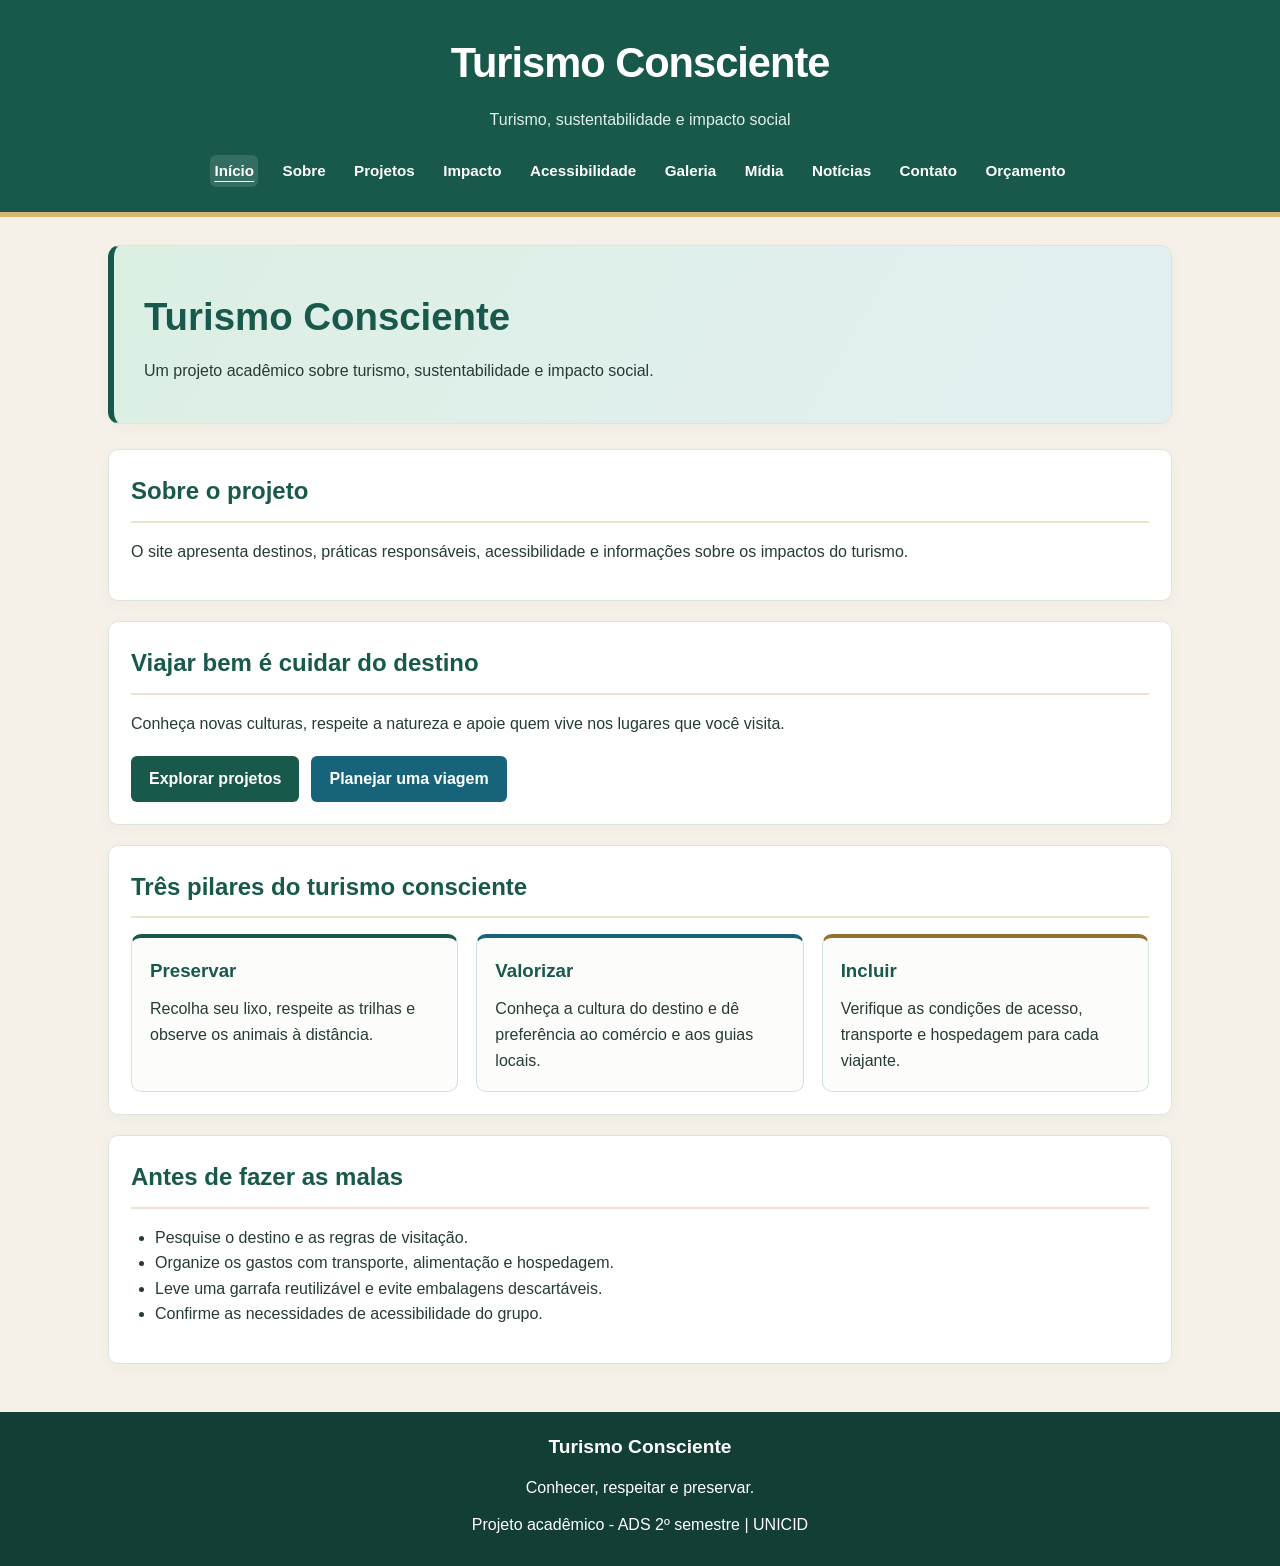
<file: Projeto_Turismo_Consciente_Corrigido/index.html>
<!DOCTYPE html>
<html lang="pt-BR">
  <head>
    <meta charset="UTF-8">
    <meta name="viewport" content="width=device-width, initial-scale=1.0">
    <meta name="description" content="Turismo, sustentabilidade e impacto social.">
    <title>
      Início - Turismo Consciente
    </title>
    <link rel="stylesheet" href="css/style.css">
  </head>
  <body>
    <a class="skip-link" href="#conteudo">
      Pular para o conteúdo
    </a>
    <header>
      <h1>
        Turismo Consciente
      </h1>
      <p>
        Turismo, sustentabilidade e impacto social
      </p>
      <nav aria-label="Menu principal">
        <a href="index.html" aria-current="page">
          Início
        </a>
        <a href="sobre.html">
          Sobre
        </a>
        <a href="projetos.html">
          Projetos
        </a>
        <a href="impacto.html">
          Impacto
        </a>
        <a href="acessibilidade.html">
          Acessibilidade
        </a>
        <a href="galeria.html">
          Galeria
        </a>
        <a href="midia.html">
          Mídia
        </a>
        <a href="noticias.html">
          Notícias
        </a>
        <a href="contato.html">
          Contato
        </a>
        <a href="orcamento_hospedagem.html">
          Orçamento
        </a>
      </nav>
    </header>
    <main id="conteudo" tabindex="-1">
      <div class="hero">
        <h2>
          Turismo Consciente
        </h2>
        <p>
          Um projeto acadêmico sobre turismo, sustentabilidade e impacto social.
        </p>
      </div>
      <section>
        <h2>
          Sobre o projeto
        </h2>
        <p>
          O site apresenta destinos, práticas responsáveis, acessibilidade e informações sobre os impactos do turismo.
        </p>
      </section>
      <section>
        <h2>
          Viajar bem é cuidar do destino
        </h2>
        <p>
          Conheça novas culturas, respeite a natureza e apoie quem vive nos lugares que você visita.
        </p>
        <div class="actions">
          <a class="button-link" href="projetos.html">
            Explorar projetos
          </a>
          <a class="button-link secondary" href="contato.html">
            Planejar uma viagem
          </a>
        </div>
      </section>
      <section>
        <h2>
          Três pilares do turismo consciente
        </h2>
        <div class="cards">
          <article class="card">
            <h3>
              Preservar
            </h3>
            <p>
              Recolha seu lixo, respeite as trilhas e observe os animais à distância.
            </p>
          </article>
          <article class="card">
            <h3>
              Valorizar
            </h3>
            <p>
              Conheça a cultura do destino e dê preferência ao comércio e aos guias locais.
            </p>
          </article>
          <article class="card">
            <h3>
              Incluir
            </h3>
            <p>
              Verifique as condições de acesso, transporte e hospedagem para cada viajante.
            </p>
          </article>
        </div>
      </section>
      <section>
        <h2>
          Antes de fazer as malas
        </h2>
        <ul>
          <li>
            Pesquise o destino e as regras de visitação.
          </li>
          <li>
            Organize os gastos com transporte, alimentação e hospedagem.
          </li>
          <li>
            Leve uma garrafa reutilizável e evite embalagens descartáveis.
          </li>
          <li>
            Confirme as necessidades de acessibilidade do grupo.
          </li>
        </ul>
      </section>
    </main>
    <footer>
      <p class="footer-brand">
        Turismo Consciente
      </p>
      <p>
        Conhecer, respeitar e preservar.
      </p>
      <p>
        Projeto acadêmico - ADS 2º semestre | UNICID
      </p>
    </footer>
    <script src="js/script.js" defer>
    </script>
  </body>
</html>
</file>
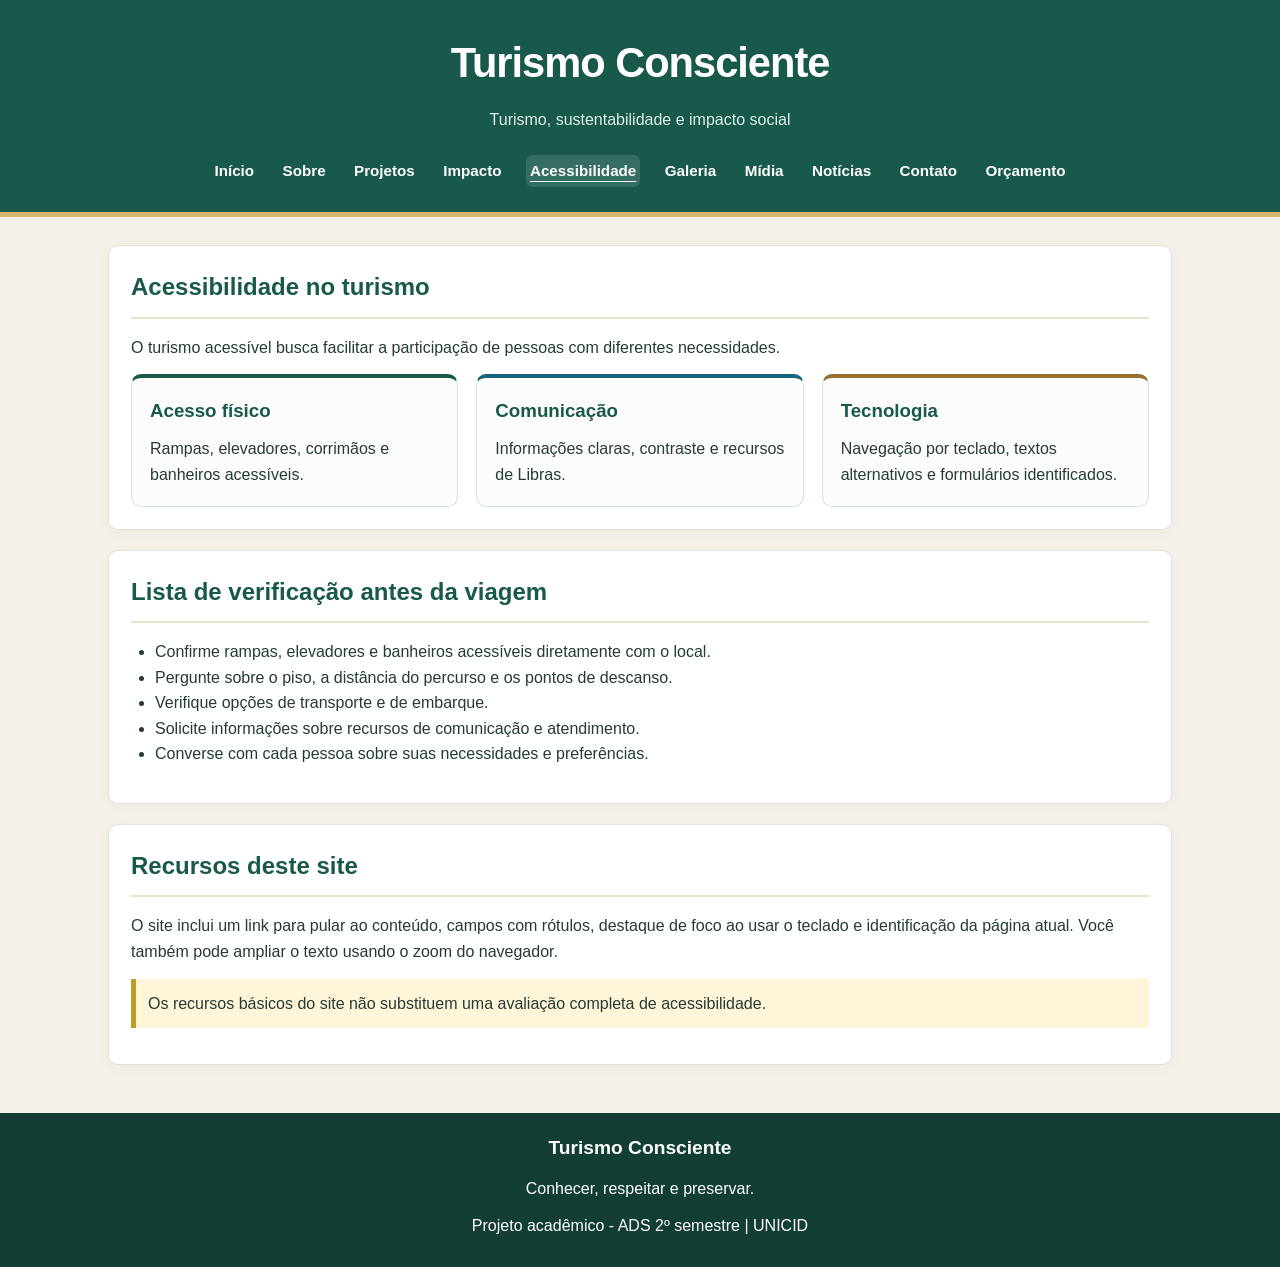
<file: Projeto_Turismo_Consciente_Corrigido/acessibilidade.html>
<!DOCTYPE html>
<html lang="pt-BR">
  <head>
    <meta charset="UTF-8">
    <meta name="viewport" content="width=device-width, initial-scale=1.0">
    <meta name="description" content="Turismo, sustentabilidade e impacto social.">
    <title>
      Acessibilidade - Turismo Consciente
    </title>
    <link rel="stylesheet" href="css/style.css">
  </head>
  <body>
    <a class="skip-link" href="#conteudo">
      Pular para o conteúdo
    </a>
    <header>
      <h1>
        Turismo Consciente
      </h1>
      <p>
        Turismo, sustentabilidade e impacto social
      </p>
      <nav aria-label="Menu principal">
        <a href="index.html">
          Início
        </a>
        <a href="sobre.html">
          Sobre
        </a>
        <a href="projetos.html">
          Projetos
        </a>
        <a href="impacto.html">
          Impacto
        </a>
        <a href="acessibilidade.html" aria-current="page">
          Acessibilidade
        </a>
        <a href="galeria.html">
          Galeria
        </a>
        <a href="midia.html">
          Mídia
        </a>
        <a href="noticias.html">
          Notícias
        </a>
        <a href="contato.html">
          Contato
        </a>
        <a href="orcamento_hospedagem.html">
          Orçamento
        </a>
      </nav>
    </header>
    <main id="conteudo" tabindex="-1">
      <section>
        <h2>
          Acessibilidade no turismo
        </h2>
        <p>
          O turismo acessível busca facilitar a participação de pessoas com diferentes necessidades.
        </p>
        <div class="cards">
          <article class="card">
            <h3>
              Acesso físico
            </h3>
            <p>
              Rampas, elevadores, corrimãos e banheiros acessíveis.
            </p>
          </article>
          <article class="card">
            <h3>
              Comunicação
            </h3>
            <p>
              Informações claras, contraste e recursos de Libras.
            </p>
          </article>
          <article class="card">
            <h3>
              Tecnologia
            </h3>
            <p>
              Navegação por teclado, textos alternativos e formulários identificados.
            </p>
          </article>
        </div>
      </section>
      <section>
        <h2>
          Lista de verificação antes da viagem
        </h2>
        <ul>
          <li>
            Confirme rampas, elevadores e banheiros acessíveis diretamente com o local.
          </li>
          <li>
            Pergunte sobre o piso, a distância do percurso e os pontos de descanso.
          </li>
          <li>
            Verifique opções de transporte e de embarque.
          </li>
          <li>
            Solicite informações sobre recursos de comunicação e atendimento.
          </li>
          <li>
            Converse com cada pessoa sobre suas necessidades e preferências.
          </li>
        </ul>
      </section>
      <section>
        <h2>
          Recursos deste site
        </h2>
        <p>
          O site inclui um link para pular ao conteúdo, campos com rótulos, destaque de foco ao usar o teclado e identificação da página atual. Você também pode ampliar o texto usando o zoom do navegador.
        </p>
        <p class="notice">
          Os recursos básicos do site não substituem uma avaliação completa de acessibilidade.
        </p>
      </section>
    </main>
    <footer>
      <p class="footer-brand">
        Turismo Consciente
      </p>
      <p>
        Conhecer, respeitar e preservar.
      </p>
      <p>
        Projeto acadêmico - ADS 2º semestre | UNICID
      </p>
    </footer>
    <script src="js/script.js" defer>
    </script>
  </body>
</html>
</file>
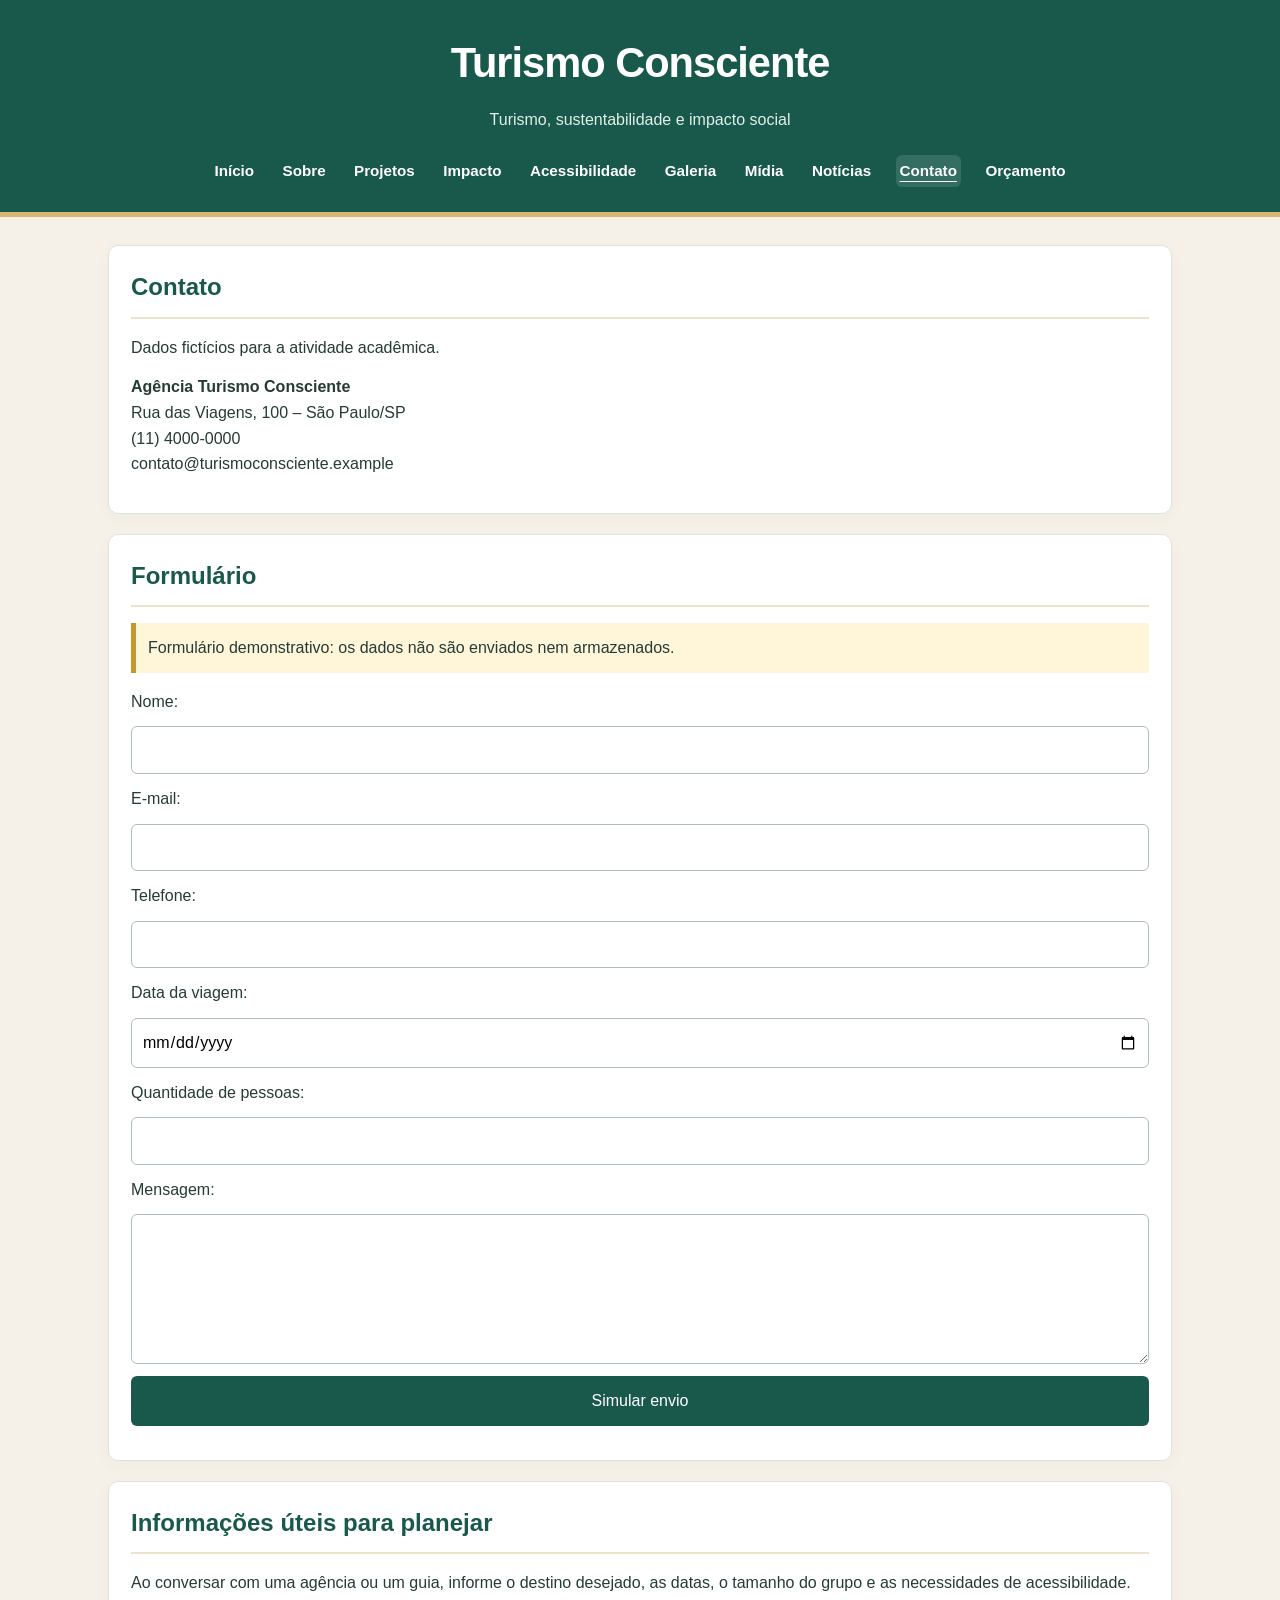
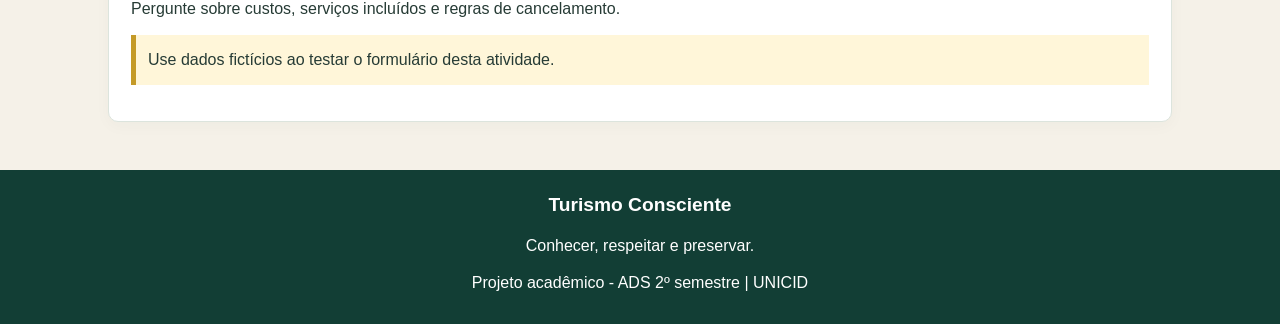
<file: Projeto_Turismo_Consciente_Corrigido/contato.html>
<!DOCTYPE html>
<html lang="pt-BR">
  <head>
    <meta charset="UTF-8">
    <meta name="viewport" content="width=device-width, initial-scale=1.0">
    <meta name="description" content="Turismo, sustentabilidade e impacto social.">
    <title>
      Contato - Turismo Consciente
    </title>
    <link rel="stylesheet" href="css/style.css">
  </head>
  <body>
    <a class="skip-link" href="#conteudo">
      Pular para o conteúdo
    </a>
    <header>
      <h1>
        Turismo Consciente
      </h1>
      <p>
        Turismo, sustentabilidade e impacto social
      </p>
      <nav aria-label="Menu principal">
        <a href="index.html">
          Início
        </a>
        <a href="sobre.html">
          Sobre
        </a>
        <a href="projetos.html">
          Projetos
        </a>
        <a href="impacto.html">
          Impacto
        </a>
        <a href="acessibilidade.html">
          Acessibilidade
        </a>
        <a href="galeria.html">
          Galeria
        </a>
        <a href="midia.html">
          Mídia
        </a>
        <a href="noticias.html">
          Notícias
        </a>
        <a href="contato.html" aria-current="page">
          Contato
        </a>
        <a href="orcamento_hospedagem.html">
          Orçamento
        </a>
      </nav>
    </header>
    <main id="conteudo" tabindex="-1">
      <section>
        <h2>
          Contato
        </h2>
        <p>
          Dados fictícios para a atividade acadêmica.
        </p>
        <p>
          <strong>
            Agência Turismo Consciente
          </strong>
          <br>
          Rua das Viagens, 100 – São Paulo/SP
          <br>
          (11) 4000-0000
          <br>
          contato@turismoconsciente.example
        </p>
      </section>
      <section>
        <h2>
          Formulário
        </h2>
        <p id="aviso-formulario" class="notice">
          Formulário demonstrativo: os dados não são enviados nem armazenados.
        </p>
        <noscript>
          <p>
            Ative o JavaScript para testar a simulação de envio.
          </p>
        </noscript>
        <form id="form-contato" aria-describedby="aviso-formulario">
          <label for="nome">
            Nome:
          </label>
          <input id="nome" name="nome" type="text" autocomplete="name" minlength="2" maxlength="100" required>
          <label for="email">
            E-mail:
          </label>
          <input id="email" name="email" type="email" autocomplete="email" maxlength="254" required>
          <label for="telefone">
            Telefone:
          </label>
          <input id="telefone" name="telefone" type="tel" autocomplete="tel" inputmode="tel" minlength="10" maxlength="20" pattern="[0-9\s\(\)\+\-]{10,20}" required>
          <label for="data">
            Data da viagem:
          </label>
          <input id="data" name="data" type="date" required>
          <label for="pessoas">
            Quantidade de pessoas:
          </label>
          <input id="pessoas" name="pessoas" type="number" min="1" max="20" step="1" required>
          <label for="mensagem">
            Mensagem:
          </label>
          <textarea id="mensagem" name="mensagem" rows="5" minlength="10" maxlength="2000" required>
          </textarea>
          <button type="submit">
            Simular envio
          </button>
          <p id="status-formulario" role="status" aria-live="polite" aria-atomic="true">
          </p>
        </form>
      </section>
      <section>
        <h2>
          Informações úteis para planejar
        </h2>
        <p>
          Ao conversar com uma agência ou um guia, informe o destino desejado, as datas, o tamanho do grupo e as necessidades de acessibilidade. Pergunte sobre custos, serviços incluídos e regras de cancelamento.
        </p>
        <p class="notice">
          Use dados fictícios ao testar o formulário desta atividade.
        </p>
      </section>
    </main>
    <footer>
      <p class="footer-brand">
        Turismo Consciente
      </p>
      <p>
        Conhecer, respeitar e preservar.
      </p>
      <p>
        Projeto acadêmico - ADS 2º semestre | UNICID
      </p>
    </footer>
    <script src="js/script.js" defer>
    </script>
  </body>
</html>
</file>
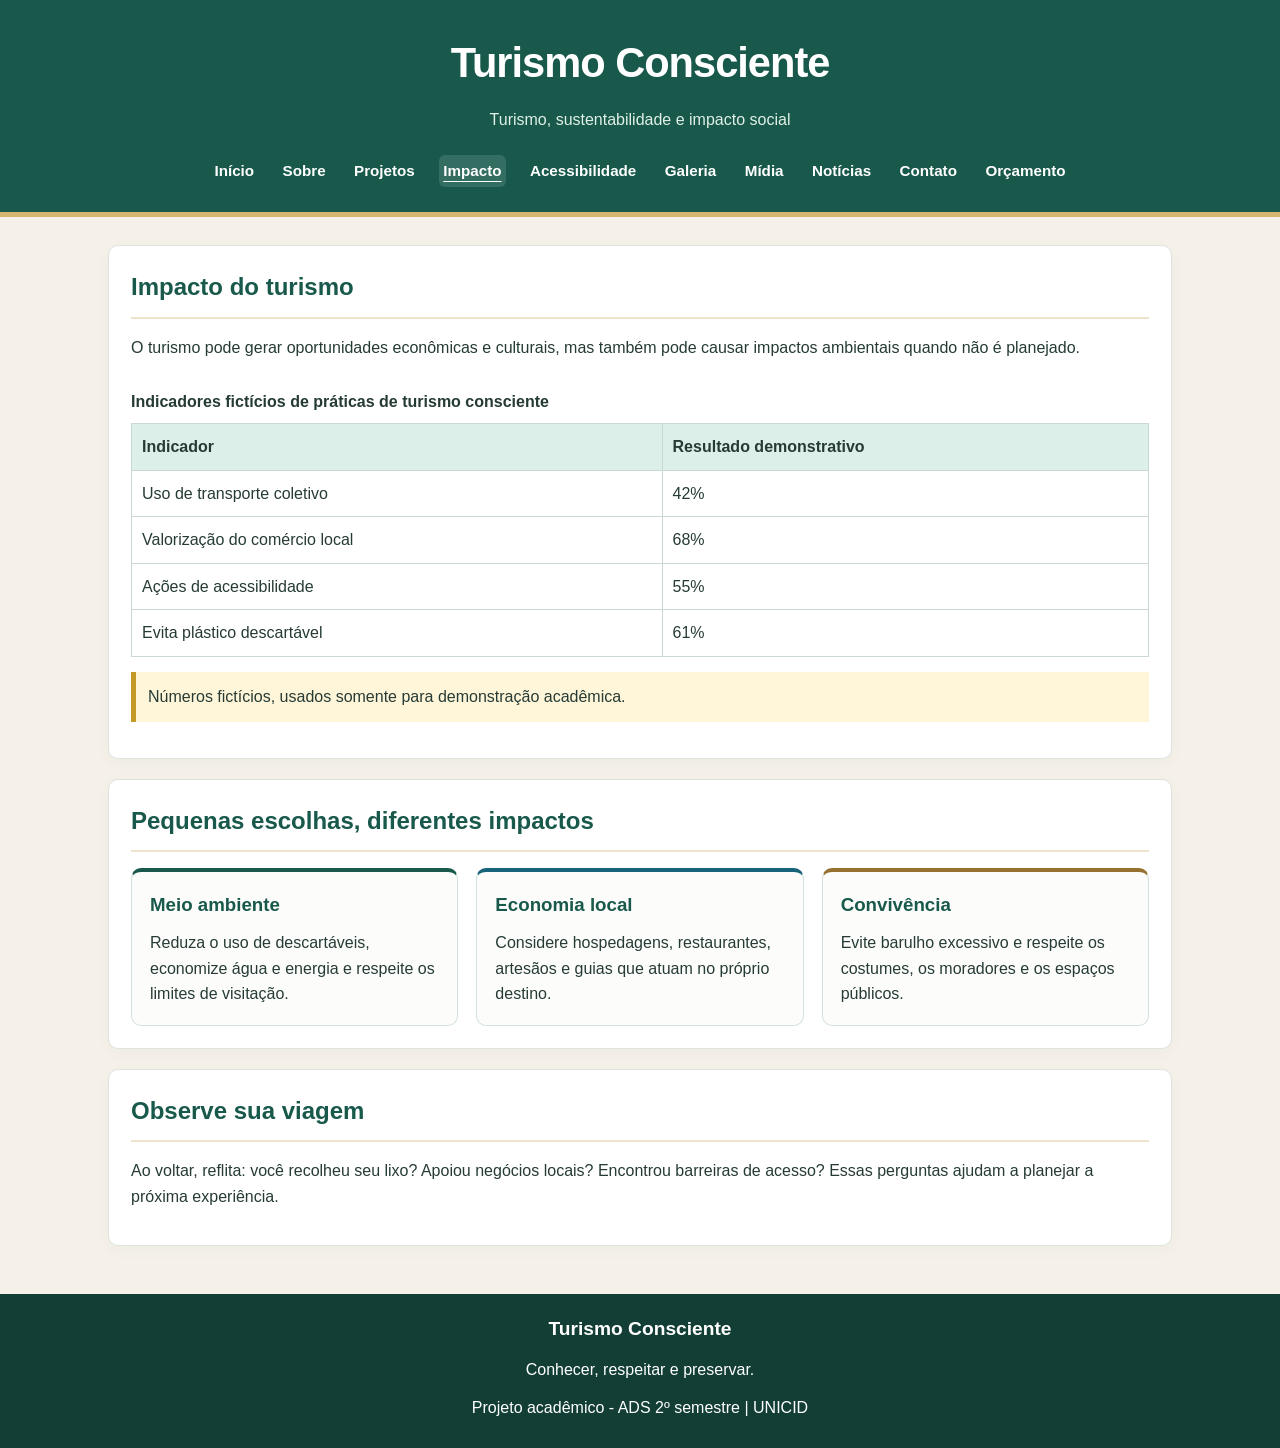
<file: Projeto_Turismo_Consciente_Corrigido/impacto.html>
<!DOCTYPE html>
<html lang="pt-BR">
  <head>
    <meta charset="UTF-8">
    <meta name="viewport" content="width=device-width, initial-scale=1.0">
    <meta name="description" content="Turismo, sustentabilidade e impacto social.">
    <title>
      Impacto - Turismo Consciente
    </title>
    <link rel="stylesheet" href="css/style.css">
  </head>
  <body>
    <a class="skip-link" href="#conteudo">
      Pular para o conteúdo
    </a>
    <header>
      <h1>
        Turismo Consciente
      </h1>
      <p>
        Turismo, sustentabilidade e impacto social
      </p>
      <nav aria-label="Menu principal">
        <a href="index.html">
          Início
        </a>
        <a href="sobre.html">
          Sobre
        </a>
        <a href="projetos.html">
          Projetos
        </a>
        <a href="impacto.html" aria-current="page">
          Impacto
        </a>
        <a href="acessibilidade.html">
          Acessibilidade
        </a>
        <a href="galeria.html">
          Galeria
        </a>
        <a href="midia.html">
          Mídia
        </a>
        <a href="noticias.html">
          Notícias
        </a>
        <a href="contato.html">
          Contato
        </a>
        <a href="orcamento_hospedagem.html">
          Orçamento
        </a>
      </nav>
    </header>
    <main id="conteudo" tabindex="-1">
      <section>
        <h2>
          Impacto do turismo
        </h2>
        <p>
          O turismo pode gerar oportunidades econômicas e culturais, mas também pode causar impactos ambientais quando não é planejado.
        </p>
        <div class="table-wrapper">
          <table>
            <caption>
              Indicadores fictícios de práticas de turismo consciente
            </caption>
            <tr>
              <th scope="col">
                Indicador
              </th>
              <th scope="col">
                Resultado demonstrativo
              </th>
            </tr>
            <tr>
              <td>
                Uso de transporte coletivo
              </td>
              <td>
                42%
              </td>
            </tr>
            <tr>
              <td>
                Valorização do comércio local
              </td>
              <td>
                68%
              </td>
            </tr>
            <tr>
              <td>
                Ações de acessibilidade
              </td>
              <td>
                55%
              </td>
            </tr>
            <tr>
              <td>
                Evita plástico descartável
              </td>
              <td>
                61%
              </td>
            </tr>
          </table>
        </div>
        <p class="notice">
          Números fictícios, usados somente para demonstração acadêmica.
        </p>
      </section>
      <section>
        <h2>
          Pequenas escolhas, diferentes impactos
        </h2>
        <div class="cards">
          <article class="card">
            <h3>
              Meio ambiente
            </h3>
            <p>
              Reduza o uso de descartáveis, economize água e energia e respeite os limites de visitação.
            </p>
          </article>
          <article class="card">
            <h3>
              Economia local
            </h3>
            <p>
              Considere hospedagens, restaurantes, artesãos e guias que atuam no próprio destino.
            </p>
          </article>
          <article class="card">
            <h3>
              Convivência
            </h3>
            <p>
              Evite barulho excessivo e respeite os costumes, os moradores e os espaços públicos.
            </p>
          </article>
        </div>
      </section>
      <section>
        <h2>
          Observe sua viagem
        </h2>
        <p>
          Ao voltar, reflita: você recolheu seu lixo? Apoiou negócios locais? Encontrou barreiras de acesso? Essas perguntas ajudam a planejar a próxima experiência.
        </p>
      </section>
    </main>
    <footer>
      <p class="footer-brand">
        Turismo Consciente
      </p>
      <p>
        Conhecer, respeitar e preservar.
      </p>
      <p>
        Projeto acadêmico - ADS 2º semestre | UNICID
      </p>
    </footer>
    <script src="js/script.js" defer>
    </script>
  </body>
</html>
</file>
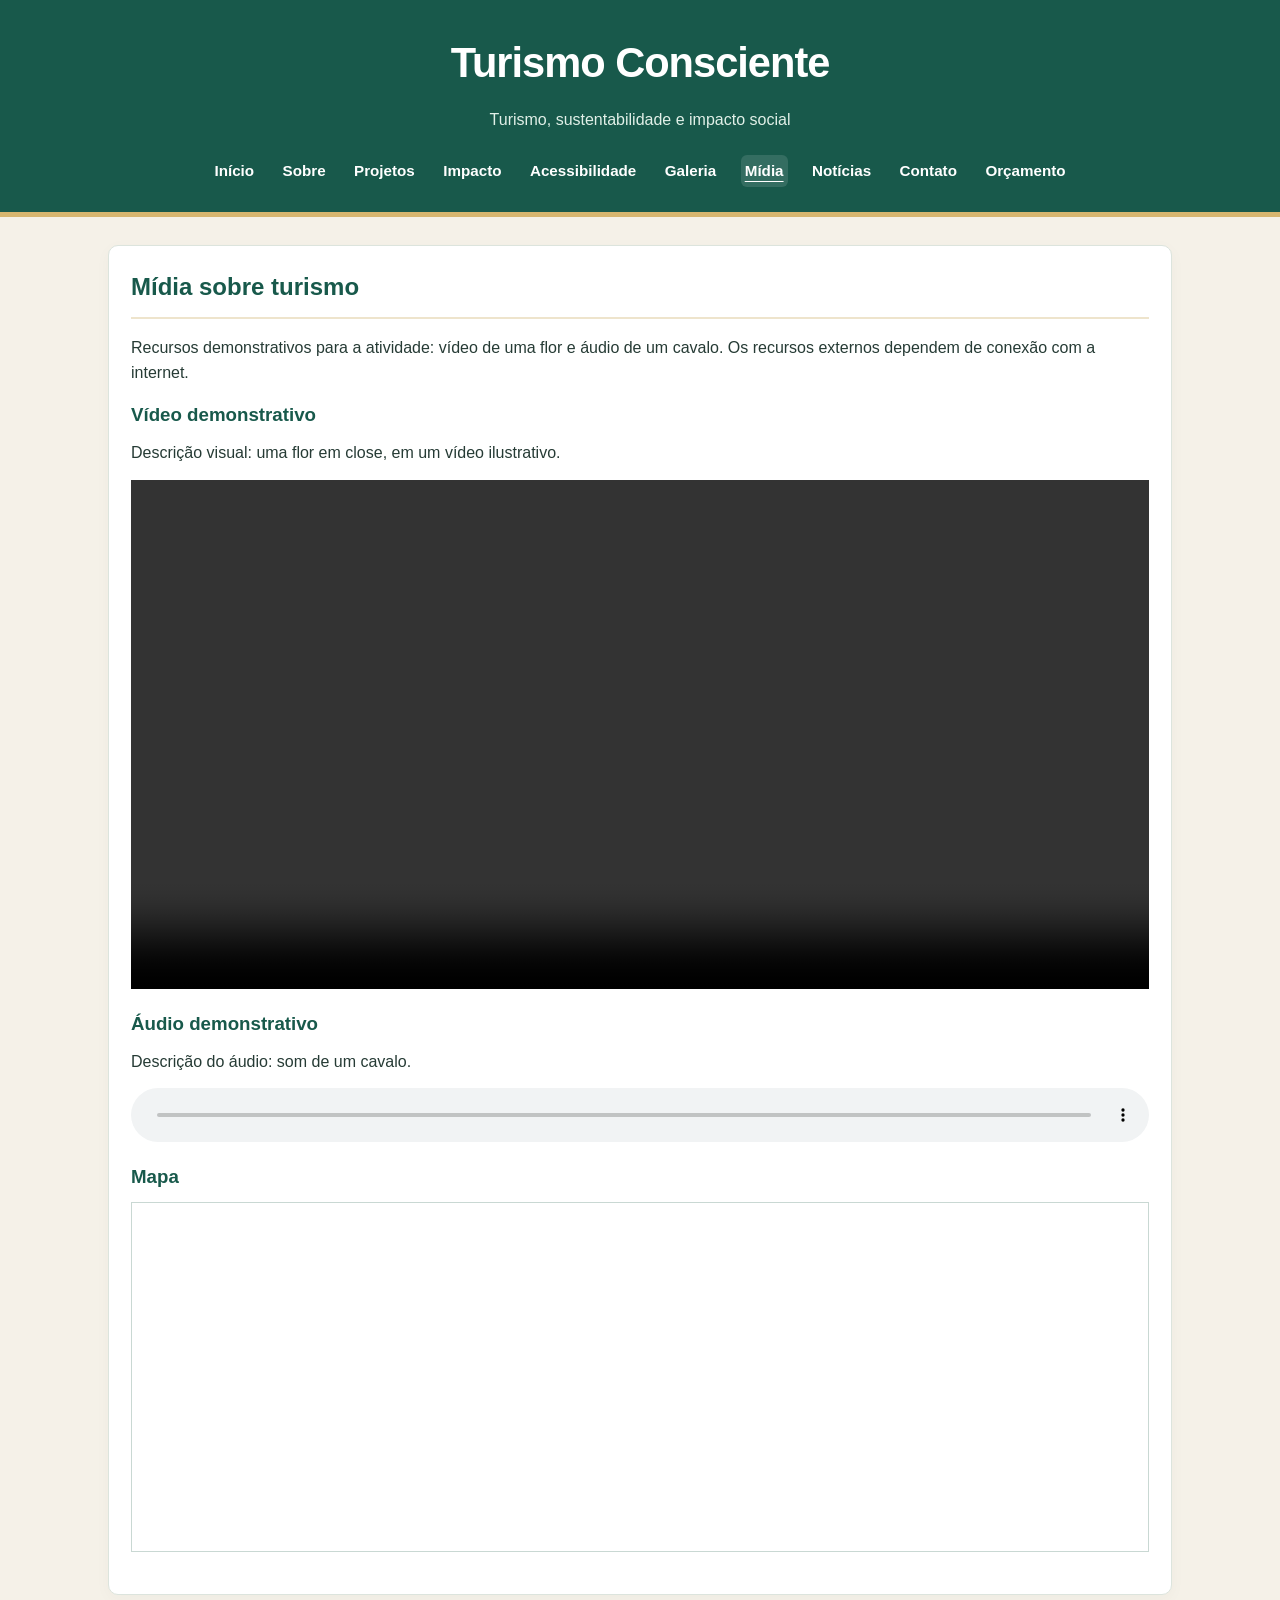
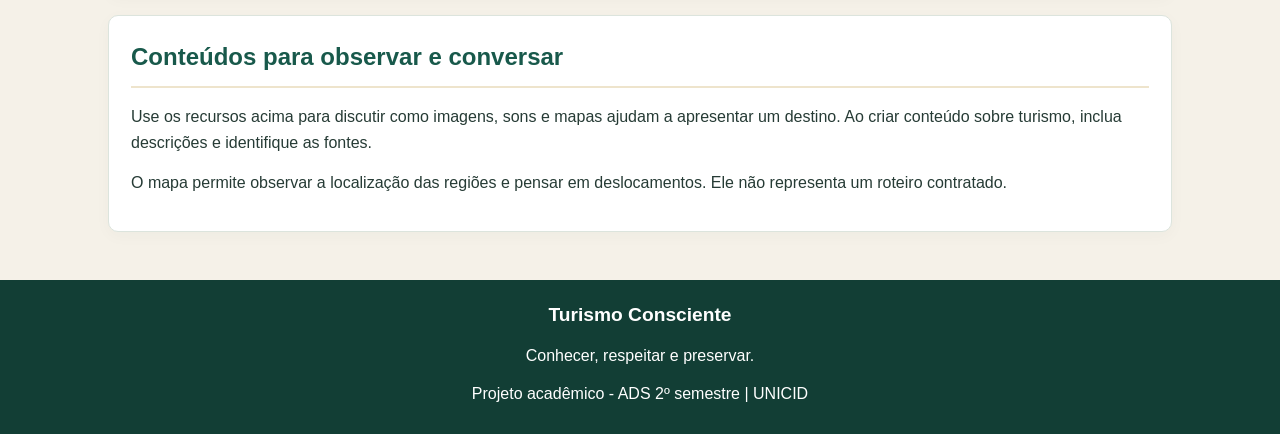
<file: Projeto_Turismo_Consciente_Corrigido/midia.html>
<!DOCTYPE html>
<html lang="pt-BR">
  <head>
    <meta charset="UTF-8">
    <meta name="viewport" content="width=device-width, initial-scale=1.0">
    <meta name="description" content="Turismo, sustentabilidade e impacto social.">
    <title>
      Mídia - Turismo Consciente
    </title>
    <link rel="stylesheet" href="css/style.css">
  </head>
  <body>
    <a class="skip-link" href="#conteudo">
      Pular para o conteúdo
    </a>
    <header>
      <h1>
        Turismo Consciente
      </h1>
      <p>
        Turismo, sustentabilidade e impacto social
      </p>
      <nav aria-label="Menu principal">
        <a href="index.html">
          Início
        </a>
        <a href="sobre.html">
          Sobre
        </a>
        <a href="projetos.html">
          Projetos
        </a>
        <a href="impacto.html">
          Impacto
        </a>
        <a href="acessibilidade.html">
          Acessibilidade
        </a>
        <a href="galeria.html">
          Galeria
        </a>
        <a href="midia.html" aria-current="page">
          Mídia
        </a>
        <a href="noticias.html">
          Notícias
        </a>
        <a href="contato.html">
          Contato
        </a>
        <a href="orcamento_hospedagem.html">
          Orçamento
        </a>
      </nav>
    </header>
    <main id="conteudo" tabindex="-1">
      <section>
        <h2>
          Mídia sobre turismo
        </h2>
        <p>
          Recursos demonstrativos para a atividade: vídeo de uma flor e áudio de um cavalo. Os recursos externos dependem de conexão com a internet.
        </p>
        <h3>
          Vídeo demonstrativo
        </h3>
        <p>
          Descrição visual: uma flor em close, em um vídeo ilustrativo.
        </p>
        <video controls preload="metadata" aria-label="Vídeo demonstrativo de uma flor">
          <source src="https://interactive-examples.mdn.mozilla.net/media/cc0-videos/flower.mp4" type="video/mp4">
          Seu navegador não suporta vídeo.
        </video>
        <h3>
          Áudio demonstrativo
        </h3>
        <p>
          Descrição do áudio: som de um cavalo.
        </p>
        <audio controls preload="none" aria-label="Áudio demonstrativo de um cavalo">
          <source src="https://www.w3schools.com/html/horse.ogg" type="audio/ogg">
          Seu navegador não suporta áudio.
        </audio>
        <h3>
          Mapa
        </h3>
        <iframe title="Mapa ilustrativo do Brasil e de parte da América do Sul" loading="lazy" src="https://www.openstreetmap.org/export/embed.html?bbox=-73%2C-34%2C-34%2C5&layer=mapnik" width="100%" height="350">
        </iframe>
      </section>
      <section>
        <h2>
          Conteúdos para observar e conversar
        </h2>
        <p>
          Use os recursos acima para discutir como imagens, sons e mapas ajudam a apresentar um destino. Ao criar conteúdo sobre turismo, inclua descrições e identifique as fontes.
        </p>
        <p>
          O mapa permite observar a localização das regiões e pensar em deslocamentos. Ele não representa um roteiro contratado.
        </p>
      </section>
    </main>
    <footer>
      <p class="footer-brand">
        Turismo Consciente
      </p>
      <p>
        Conhecer, respeitar e preservar.
      </p>
      <p>
        Projeto acadêmico - ADS 2º semestre | UNICID
      </p>
    </footer>
    <script src="js/script.js" defer>
    </script>
  </body>
</html>
</file>
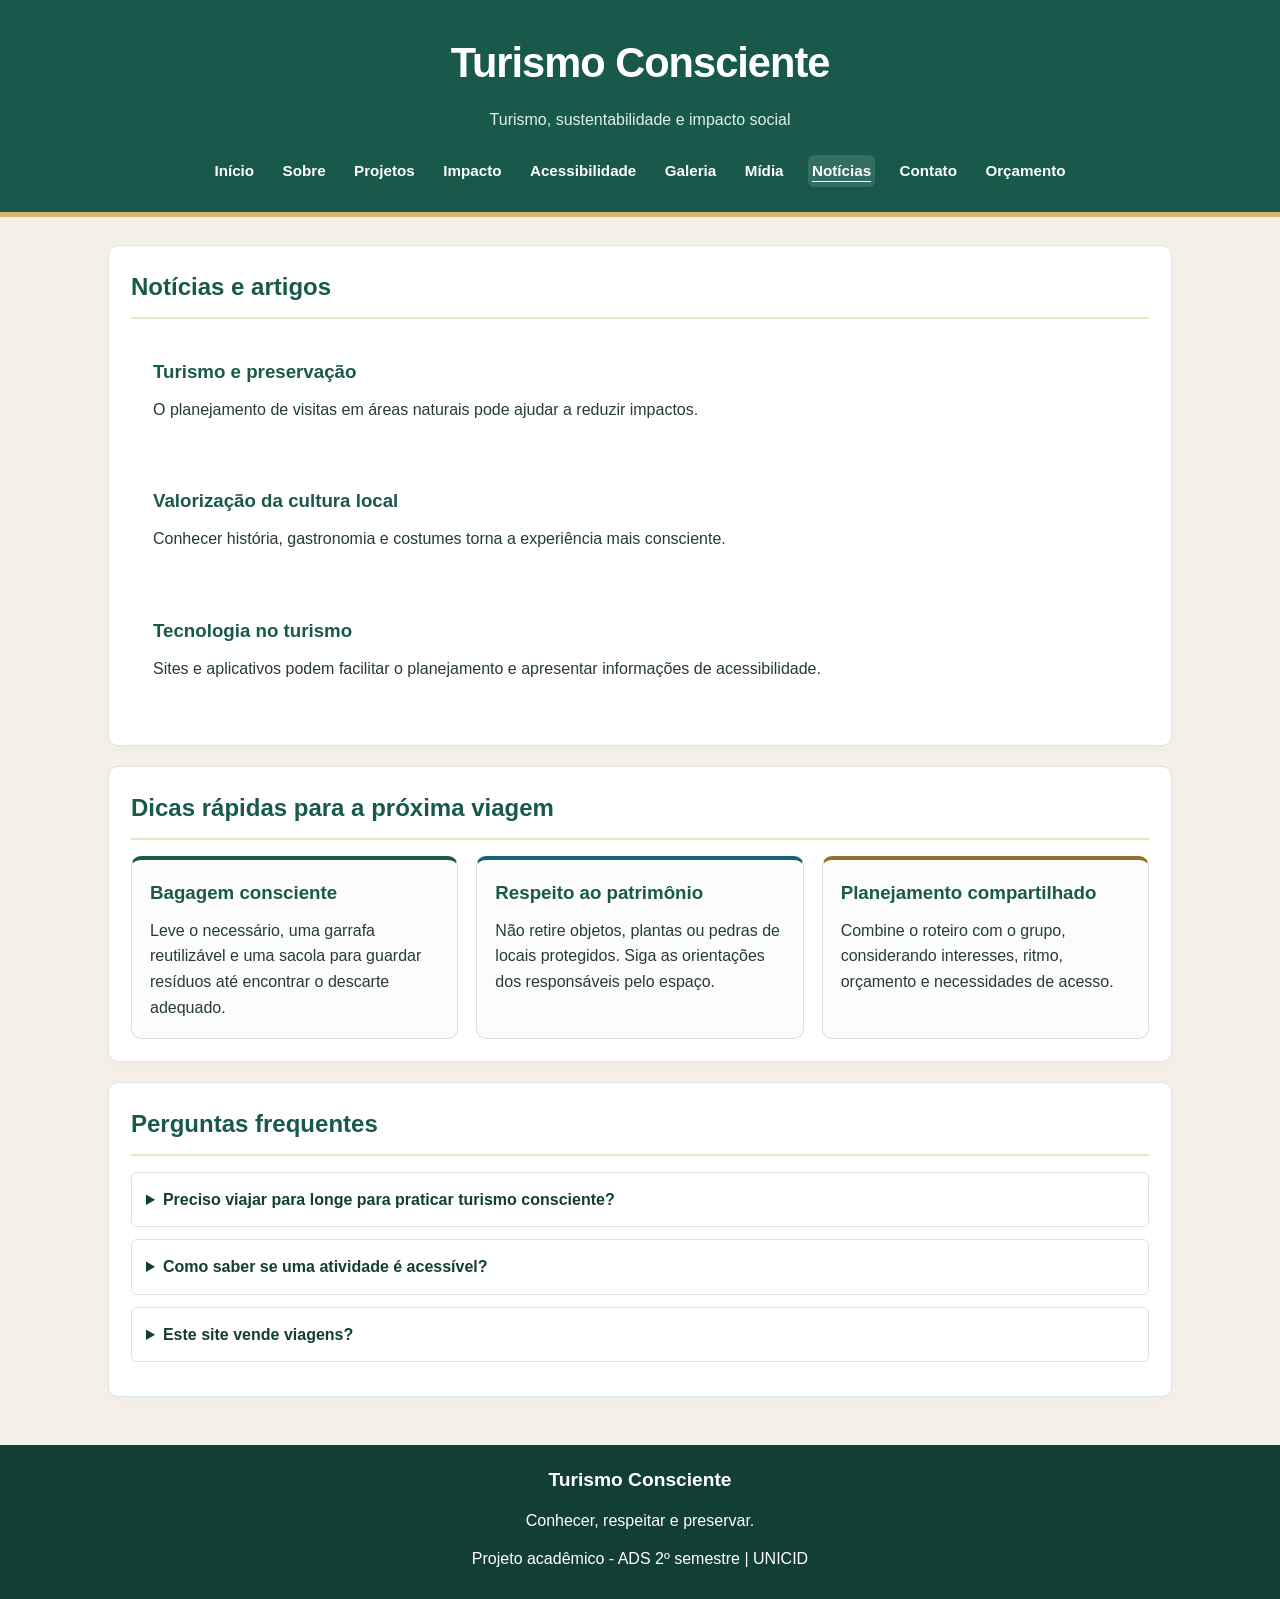
<file: Projeto_Turismo_Consciente_Corrigido/noticias.html>
<!DOCTYPE html>
<html lang="pt-BR">
  <head>
    <meta charset="UTF-8">
    <meta name="viewport" content="width=device-width, initial-scale=1.0">
    <meta name="description" content="Turismo, sustentabilidade e impacto social.">
    <title>
      Notícias - Turismo Consciente
    </title>
    <link rel="stylesheet" href="css/style.css">
  </head>
  <body>
    <a class="skip-link" href="#conteudo">
      Pular para o conteúdo
    </a>
    <header>
      <h1>
        Turismo Consciente
      </h1>
      <p>
        Turismo, sustentabilidade e impacto social
      </p>
      <nav aria-label="Menu principal">
        <a href="index.html">
          Início
        </a>
        <a href="sobre.html">
          Sobre
        </a>
        <a href="projetos.html">
          Projetos
        </a>
        <a href="impacto.html">
          Impacto
        </a>
        <a href="acessibilidade.html">
          Acessibilidade
        </a>
        <a href="galeria.html">
          Galeria
        </a>
        <a href="midia.html">
          Mídia
        </a>
        <a href="noticias.html" aria-current="page">
          Notícias
        </a>
        <a href="contato.html">
          Contato
        </a>
        <a href="orcamento_hospedagem.html">
          Orçamento
        </a>
      </nav>
    </header>
    <main id="conteudo" tabindex="-1">
      <section>
        <h2>
          Notícias e artigos
        </h2>
        <article>
          <h3>
            Turismo e preservação
          </h3>
          <p>
            O planejamento de visitas em áreas naturais pode ajudar a reduzir impactos.
          </p>
        </article>
        <article>
          <h3>
            Valorização da cultura local
          </h3>
          <p>
            Conhecer história, gastronomia e costumes torna a experiência mais consciente.
          </p>
        </article>
        <article>
          <h3>
            Tecnologia no turismo
          </h3>
          <p>
            Sites e aplicativos podem facilitar o planejamento e apresentar informações de acessibilidade.
          </p>
        </article>
      </section>
      <section>
        <h2>
          Dicas rápidas para a próxima viagem
        </h2>
        <div class="cards">
          <article class="card">
            <h3>
              Bagagem consciente
            </h3>
            <p>
              Leve o necessário, uma garrafa reutilizável e uma sacola para guardar resíduos até encontrar o descarte adequado.
            </p>
          </article>
          <article class="card">
            <h3>
              Respeito ao patrimônio
            </h3>
            <p>
              Não retire objetos, plantas ou pedras de locais protegidos. Siga as orientações dos responsáveis pelo espaço.
            </p>
          </article>
          <article class="card">
            <h3>
              Planejamento compartilhado
            </h3>
            <p>
              Combine o roteiro com o grupo, considerando interesses, ritmo, orçamento e necessidades de acesso.
            </p>
          </article>
        </div>
      </section>
      <section>
        <h2>
          Perguntas frequentes
        </h2>
        <details>
          <summary>
            Preciso viajar para longe para praticar turismo consciente?
          </summary>
          <p>
            Você pode começar conhecendo espaços culturais, parques e atividades da sua própria região.
          </p>
        </details>
        <details>
          <summary>
            Como saber se uma atividade é acessível?
          </summary>
          <p>
            Entre em contato com o organizador e faça perguntas específicas sobre o percurso, os equipamentos e o atendimento.
          </p>
        </details>
        <details>
          <summary>
            Este site vende viagens?
          </summary>
          <p>
            Não. É uma atividade acadêmica com conteúdos e recursos demonstrativos.
          </p>
        </details>
      </section>
    </main>
    <footer>
      <p class="footer-brand">
        Turismo Consciente
      </p>
      <p>
        Conhecer, respeitar e preservar.
      </p>
      <p>
        Projeto acadêmico - ADS 2º semestre | UNICID
      </p>
    </footer>
    <script src="js/script.js" defer>
    </script>
  </body>
</html>
</file>
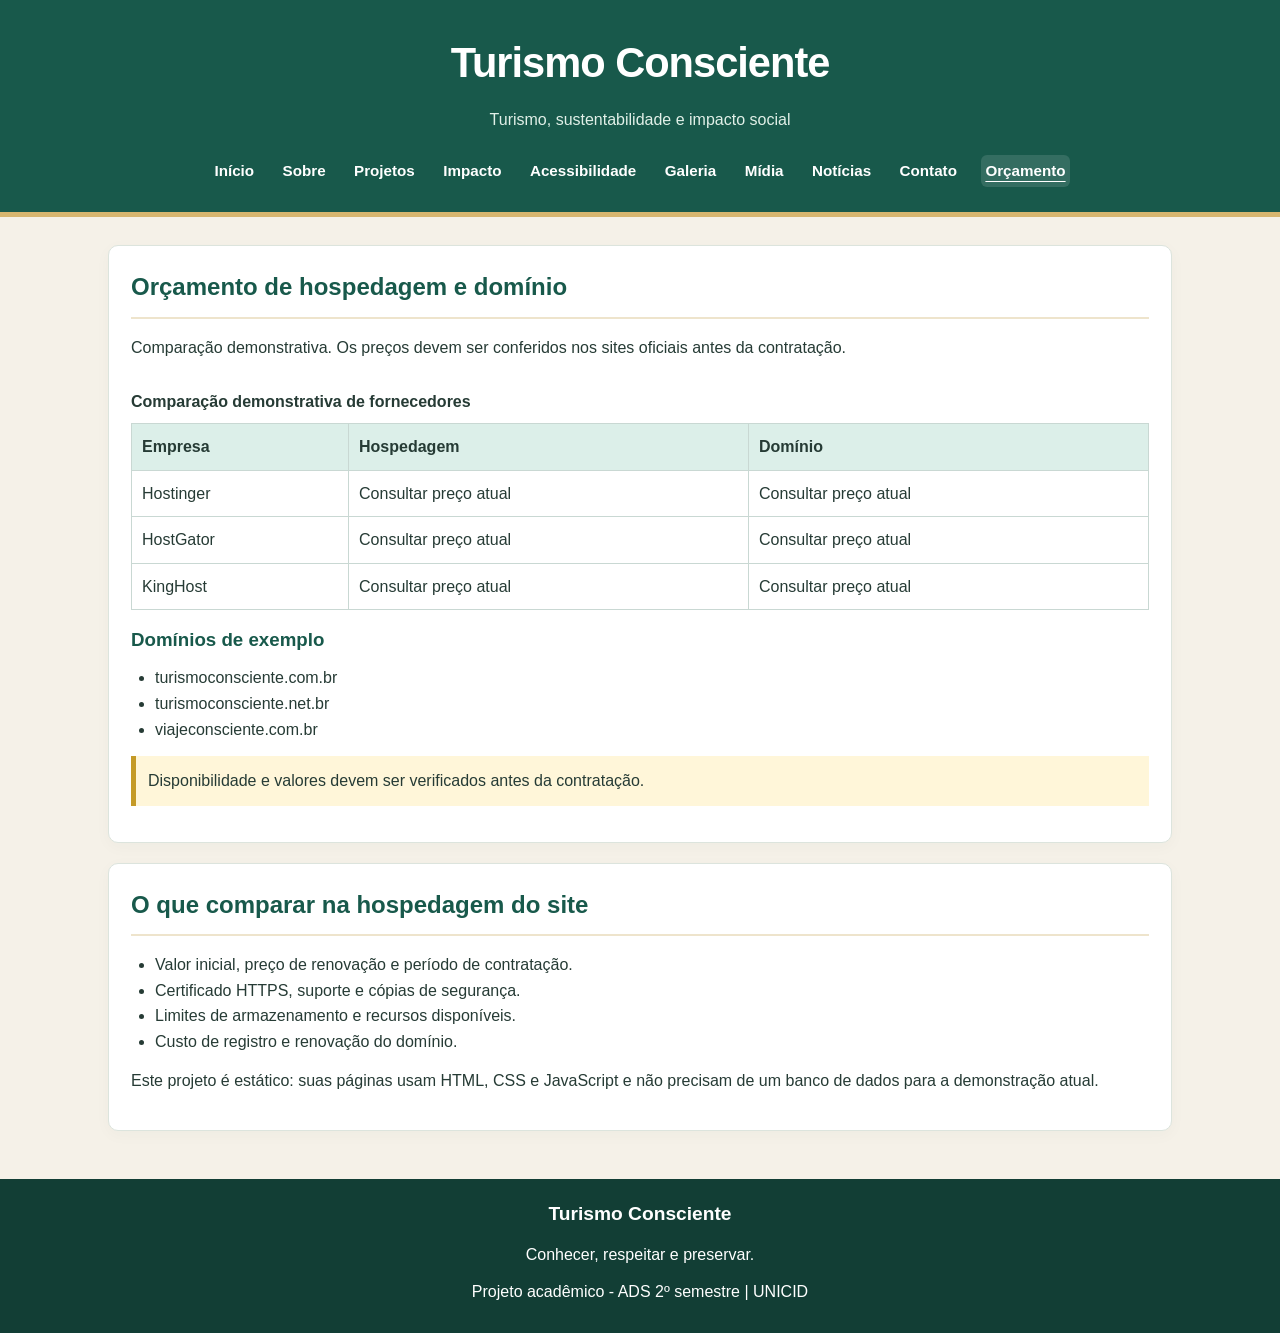
<file: Projeto_Turismo_Consciente_Corrigido/orcamento_hospedagem.html>
<!DOCTYPE html>
<html lang="pt-BR">
  <head>
    <meta charset="UTF-8">
    <meta name="viewport" content="width=device-width, initial-scale=1.0">
    <meta name="description" content="Turismo, sustentabilidade e impacto social.">
    <title>
      Orçamento - Turismo Consciente
    </title>
    <link rel="stylesheet" href="css/style.css">
  </head>
  <body>
    <a class="skip-link" href="#conteudo">
      Pular para o conteúdo
    </a>
    <header>
      <h1>
        Turismo Consciente
      </h1>
      <p>
        Turismo, sustentabilidade e impacto social
      </p>
      <nav aria-label="Menu principal">
        <a href="index.html">
          Início
        </a>
        <a href="sobre.html">
          Sobre
        </a>
        <a href="projetos.html">
          Projetos
        </a>
        <a href="impacto.html">
          Impacto
        </a>
        <a href="acessibilidade.html">
          Acessibilidade
        </a>
        <a href="galeria.html">
          Galeria
        </a>
        <a href="midia.html">
          Mídia
        </a>
        <a href="noticias.html">
          Notícias
        </a>
        <a href="contato.html">
          Contato
        </a>
        <a href="orcamento_hospedagem.html" aria-current="page">
          Orçamento
        </a>
      </nav>
    </header>
    <main id="conteudo" tabindex="-1">
      <section>
        <h2>
          Orçamento de hospedagem e domínio
        </h2>
        <p>
          Comparação demonstrativa. Os preços devem ser conferidos nos sites oficiais antes da contratação.
        </p>
        <div class="table-wrapper">
          <table>
            <caption>
              Comparação demonstrativa de fornecedores
            </caption>
            <tr>
              <th scope="col">
                Empresa
              </th>
              <th scope="col">
                Hospedagem
              </th>
              <th scope="col">
                Domínio
              </th>
            </tr>
            <tr>
              <td>
                Hostinger
              </td>
              <td>
                Consultar preço atual
              </td>
              <td>
                Consultar preço atual
              </td>
            </tr>
            <tr>
              <td>
                HostGator
              </td>
              <td>
                Consultar preço atual
              </td>
              <td>
                Consultar preço atual
              </td>
            </tr>
            <tr>
              <td>
                KingHost
              </td>
              <td>
                Consultar preço atual
              </td>
              <td>
                Consultar preço atual
              </td>
            </tr>
          </table>
        </div>
        <h3>
          Domínios de exemplo
        </h3>
        <ul>
          <li>
            turismoconsciente.com.br
          </li>
          <li>
            turismoconsciente.net.br
          </li>
          <li>
            viajeconsciente.com.br
          </li>
        </ul>
        <p class="notice">
          Disponibilidade e valores devem ser verificados antes da contratação.
        </p>
      </section>
      <section>
        <h2>
          O que comparar na hospedagem do site
        </h2>
        <ul>
          <li>
            Valor inicial, preço de renovação e período de contratação.
          </li>
          <li>
            Certificado HTTPS, suporte e cópias de segurança.
          </li>
          <li>
            Limites de armazenamento e recursos disponíveis.
          </li>
          <li>
            Custo de registro e renovação do domínio.
          </li>
        </ul>
        <p>
          Este projeto é estático: suas páginas usam HTML, CSS e JavaScript e não precisam de um banco de dados para a demonstração atual.
        </p>
      </section>
    </main>
    <footer>
      <p class="footer-brand">
        Turismo Consciente
      </p>
      <p>
        Conhecer, respeitar e preservar.
      </p>
      <p>
        Projeto acadêmico - ADS 2º semestre | UNICID
      </p>
    </footer>
    <script src="js/script.js" defer>
    </script>
  </body>
</html>
</file>
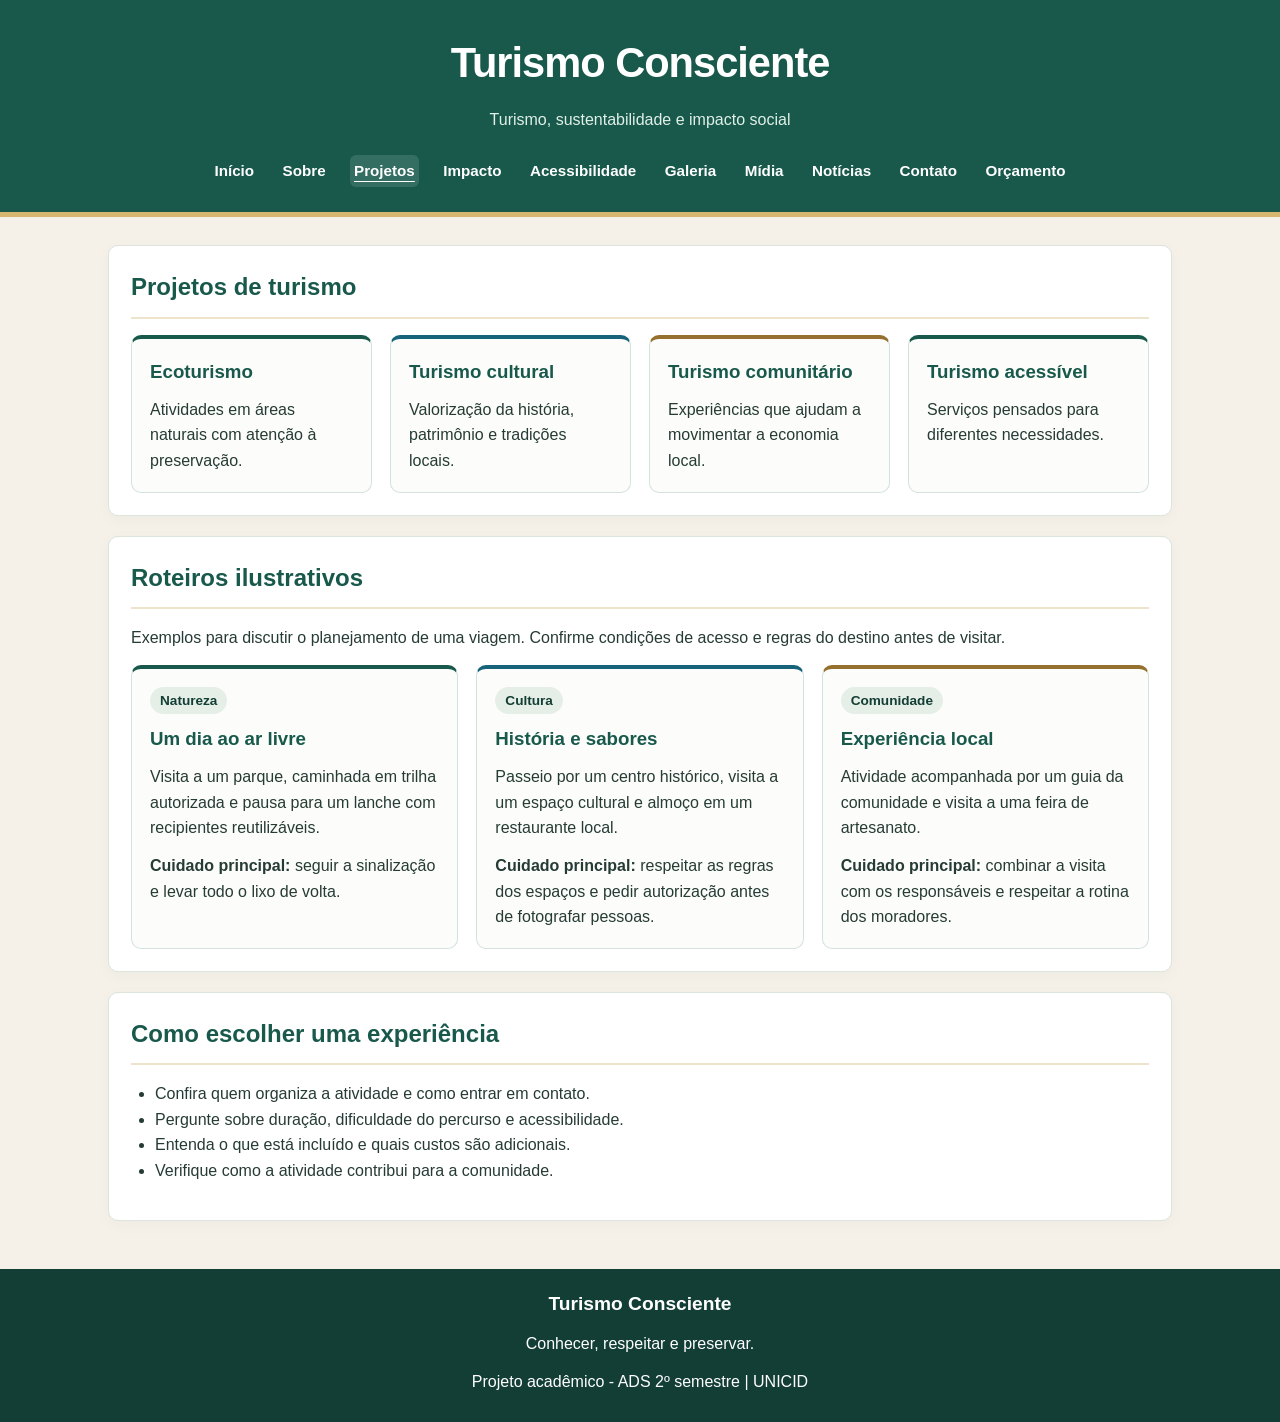
<file: Projeto_Turismo_Consciente_Corrigido/projetos.html>
<!DOCTYPE html>
<html lang="pt-BR">
  <head>
    <meta charset="UTF-8">
    <meta name="viewport" content="width=device-width, initial-scale=1.0">
    <meta name="description" content="Turismo, sustentabilidade e impacto social.">
    <title>
      Projetos - Turismo Consciente
    </title>
    <link rel="stylesheet" href="css/style.css">
  </head>
  <body>
    <a class="skip-link" href="#conteudo">
      Pular para o conteúdo
    </a>
    <header>
      <h1>
        Turismo Consciente
      </h1>
      <p>
        Turismo, sustentabilidade e impacto social
      </p>
      <nav aria-label="Menu principal">
        <a href="index.html">
          Início
        </a>
        <a href="sobre.html">
          Sobre
        </a>
        <a href="projetos.html" aria-current="page">
          Projetos
        </a>
        <a href="impacto.html">
          Impacto
        </a>
        <a href="acessibilidade.html">
          Acessibilidade
        </a>
        <a href="galeria.html">
          Galeria
        </a>
        <a href="midia.html">
          Mídia
        </a>
        <a href="noticias.html">
          Notícias
        </a>
        <a href="contato.html">
          Contato
        </a>
        <a href="orcamento_hospedagem.html">
          Orçamento
        </a>
      </nav>
    </header>
    <main id="conteudo" tabindex="-1">
      <section>
        <h2>
          Projetos de turismo
        </h2>
        <div class="cards">
          <article class="card">
            <h3>
              Ecoturismo
            </h3>
            <p>
              Atividades em áreas naturais com atenção à preservação.
            </p>
          </article>
          <article class="card">
            <h3>
              Turismo cultural
            </h3>
            <p>
              Valorização da história, patrimônio e tradições locais.
            </p>
          </article>
          <article class="card">
            <h3>
              Turismo comunitário
            </h3>
            <p>
              Experiências que ajudam a movimentar a economia local.
            </p>
          </article>
          <article class="card">
            <h3>
              Turismo acessível
            </h3>
            <p>
              Serviços pensados para diferentes necessidades.
            </p>
          </article>
        </div>
      </section>
      <section>
        <h2>
          Roteiros ilustrativos
        </h2>
        <p>
          Exemplos para discutir o planejamento de uma viagem. Confirme condições de acesso e regras do destino antes de visitar.
        </p>
        <div class="cards">
          <article class="card">
            <span class="tag">
              Natureza
            </span>
            <h3>
              Um dia ao ar livre
            </h3>
            <p>
              Visita a um parque, caminhada em trilha autorizada e pausa para um lanche com recipientes reutilizáveis.
            </p>
            <p>
              <strong>
                Cuidado principal:
              </strong>
              seguir a sinalização e levar todo o lixo de volta.
            </p>
          </article>
          <article class="card">
            <span class="tag">
              Cultura
            </span>
            <h3>
              História e sabores
            </h3>
            <p>
              Passeio por um centro histórico, visita a um espaço cultural e almoço em um restaurante local.
            </p>
            <p>
              <strong>
                Cuidado principal:
              </strong>
              respeitar as regras dos espaços e pedir autorização antes de fotografar pessoas.
            </p>
          </article>
          <article class="card">
            <span class="tag">
              Comunidade
            </span>
            <h3>
              Experiência local
            </h3>
            <p>
              Atividade acompanhada por um guia da comunidade e visita a uma feira de artesanato.
            </p>
            <p>
              <strong>
                Cuidado principal:
              </strong>
              combinar a visita com os responsáveis e respeitar a rotina dos moradores.
            </p>
          </article>
        </div>
      </section>
      <section>
        <h2>
          Como escolher uma experiência
        </h2>
        <ul>
          <li>
            Confira quem organiza a atividade e como entrar em contato.
          </li>
          <li>
            Pergunte sobre duração, dificuldade do percurso e acessibilidade.
          </li>
          <li>
            Entenda o que está incluído e quais custos são adicionais.
          </li>
          <li>
            Verifique como a atividade contribui para a comunidade.
          </li>
        </ul>
      </section>
    </main>
    <footer>
      <p class="footer-brand">
        Turismo Consciente
      </p>
      <p>
        Conhecer, respeitar e preservar.
      </p>
      <p>
        Projeto acadêmico - ADS 2º semestre | UNICID
      </p>
    </footer>
    <script src="js/script.js" defer>
    </script>
  </body>
</html>
</file>
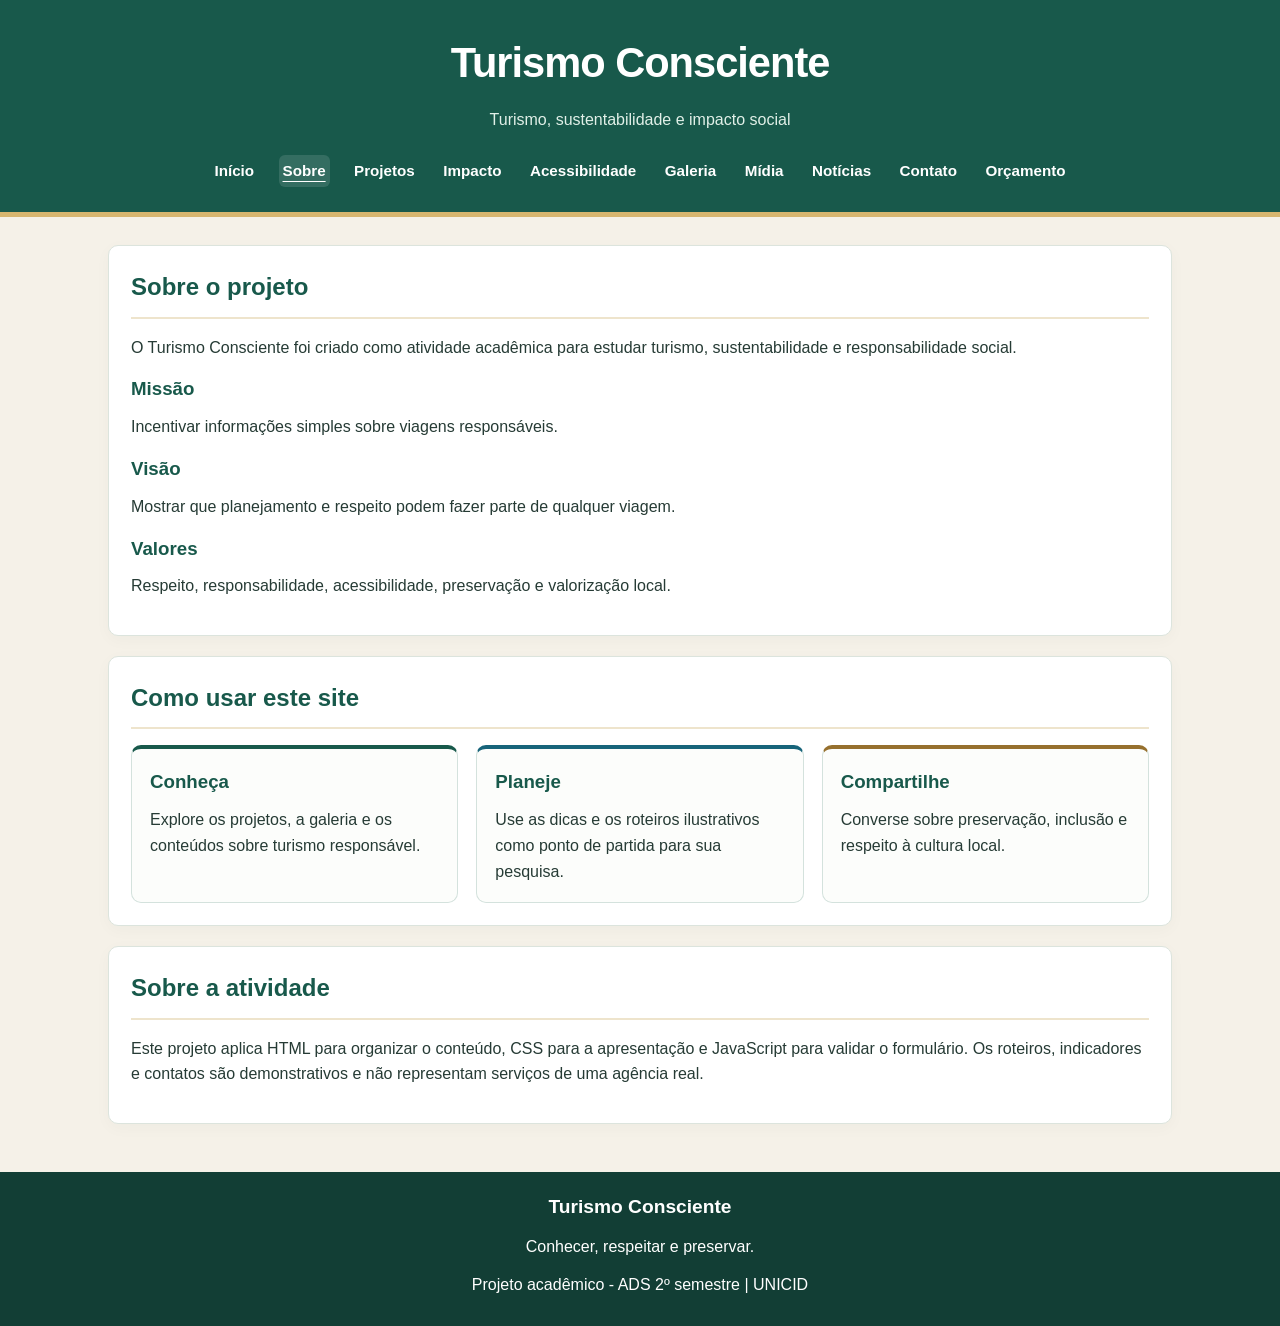
<file: Projeto_Turismo_Consciente_Corrigido/sobre.html>
<!DOCTYPE html>
<html lang="pt-BR">
  <head>
    <meta charset="UTF-8">
    <meta name="viewport" content="width=device-width, initial-scale=1.0">
    <meta name="description" content="Turismo, sustentabilidade e impacto social.">
    <title>
      Sobre - Turismo Consciente
    </title>
    <link rel="stylesheet" href="css/style.css">
  </head>
  <body>
    <a class="skip-link" href="#conteudo">
      Pular para o conteúdo
    </a>
    <header>
      <h1>
        Turismo Consciente
      </h1>
      <p>
        Turismo, sustentabilidade e impacto social
      </p>
      <nav aria-label="Menu principal">
        <a href="index.html">
          Início
        </a>
        <a href="sobre.html" aria-current="page">
          Sobre
        </a>
        <a href="projetos.html">
          Projetos
        </a>
        <a href="impacto.html">
          Impacto
        </a>
        <a href="acessibilidade.html">
          Acessibilidade
        </a>
        <a href="galeria.html">
          Galeria
        </a>
        <a href="midia.html">
          Mídia
        </a>
        <a href="noticias.html">
          Notícias
        </a>
        <a href="contato.html">
          Contato
        </a>
        <a href="orcamento_hospedagem.html">
          Orçamento
        </a>
      </nav>
    </header>
    <main id="conteudo" tabindex="-1">
      <section>
        <h2>
          Sobre o projeto
        </h2>
        <p>
          O Turismo Consciente foi criado como atividade acadêmica para estudar turismo, sustentabilidade e responsabilidade social.
        </p>
        <h3>
          Missão
        </h3>
        <p>
          Incentivar informações simples sobre viagens responsáveis.
        </p>
        <h3>
          Visão
        </h3>
        <p>
          Mostrar que planejamento e respeito podem fazer parte de qualquer viagem.
        </p>
        <h3>
          Valores
        </h3>
        <p>
          Respeito, responsabilidade, acessibilidade, preservação e valorização local.
        </p>
      </section>
      <section>
        <h2>
          Como usar este site
        </h2>
        <div class="cards">
          <article class="card">
            <h3>
              Conheça
            </h3>
            <p>
              Explore os projetos, a galeria e os conteúdos sobre turismo responsável.
            </p>
          </article>
          <article class="card">
            <h3>
              Planeje
            </h3>
            <p>
              Use as dicas e os roteiros ilustrativos como ponto de partida para sua pesquisa.
            </p>
          </article>
          <article class="card">
            <h3>
              Compartilhe
            </h3>
            <p>
              Converse sobre preservação, inclusão e respeito à cultura local.
            </p>
          </article>
        </div>
      </section>
      <section>
        <h2>
          Sobre a atividade
        </h2>
        <p>
          Este projeto aplica HTML para organizar o conteúdo, CSS para a apresentação e JavaScript para validar o formulário. Os roteiros, indicadores e contatos são demonstrativos e não representam serviços de uma agência real.
        </p>
      </section>
    </main>
    <footer>
      <p class="footer-brand">
        Turismo Consciente
      </p>
      <p>
        Conhecer, respeitar e preservar.
      </p>
      <p>
        Projeto acadêmico - ADS 2º semestre | UNICID
      </p>
    </footer>
    <script src="js/script.js" defer>
    </script>
  </body>
</html>
</file>
<file: Projeto_Turismo_Consciente_Corrigido/css/style.css>
/* Paleta: floresta, areia e água. Altere as cores aqui. */
:root {
  --verde: #18594b;
  --verde-escuro: #123e35;
  --areia: #f5f1e8;
  --azul: #17647a;
  --texto: #263b35;
}

/* Estilos gerais */
* {
  box-sizing: border-box;
  margin: 0;
  padding: 0;
}

body {
  font-family: Arial, sans-serif;
  background: var(--areia);
  color: var(--texto);
  line-height: 1.6;
  overflow-wrap: anywhere;
}

header {
  background: var(--verde);
  color: #fff;
  padding: 22px;
}

nav a {
  color: #fff;
  text-decoration: none;
  margin: 5px 8px;
  padding: 4px;
  display: inline-block;
  font-weight: bold;
}

nav a:hover,
nav a[aria-current="page"] {
  text-decoration: underline;
  text-underline-offset: 5px;
}

main {
  max-width: 1100px;
  margin: auto;
  padding: 28px 18px;
}

.hero {
  background: #dcefe9;
  padding: 35px;
  border-radius: 12px;
  margin-bottom: 25px;
}

section,
article {
  background: #fff;
  padding: 22px;
  border-radius: 10px;
  margin-bottom: 20px;
}

.cards {
  display: grid;
  grid-template-columns: repeat(auto-fit, minmax(min(220px, 100%), 1fr));
  gap: 18px;
}

.cards article + article {
  margin-top: 0;
}

.cards > * {
  min-width: 0;
}

.card {
  border: 1px solid #d4e2dd;
  padding: 18px;
  border-radius: 10px;
  margin-bottom: 0;
}

h1,
h2,
h3 {
  margin-bottom: 10px;
}

h2,
h3 {
  color: var(--verde);
}

p + p,
article + article {
  margin-top: 12px;
}

ul {
  padding-left: 24px;
}

img {
  display: block;
  max-width: 100%;
  height: auto;
  border-radius: 8px;
}

figcaption {
  margin-top: 8px;
}

video,
audio,
iframe {
  display: block;
  width: 100%;
  max-width: 100%;
  margin-bottom: 20px;
}

iframe {
  border: 1px solid #c9d8d3;
}

.table-wrapper {
  max-width: 100%;
  overflow-x: auto;
  margin-bottom: 15px;
}

table {
  width: 100%;
  border-collapse: collapse;
  margin-top: 15px;
}

caption {
  text-align: left;
  font-weight: bold;
  margin-bottom: 8px;
}

th,
td {
  border: 1px solid #c9d8d3;
  padding: 10px;
  text-align: left;
}

th {
  background: #dcefe9;
}

form {
  display: grid;
  gap: 12px;
  margin-top: 16px;
}

input,
textarea,
button {
  font: inherit;
}

input,
textarea {
  width: 100%;
  min-width: 0;
  padding: 10px;
  border: 1px solid #aebfba;
  border-radius: 6px;
  font-size: 16px;
}

textarea {
  resize: vertical;
}

button {
  background: var(--verde);
  color: #fff;
  border: 0;
  padding: 12px;
  border-radius: 6px;
  cursor: pointer;
}

button:hover {
  background: #125448;
}

footer {
  background: var(--verde-escuro);
  color: #fff;
  text-align: center;
  padding: 20px;
}

.notice {
  background: #fff6d9;
  padding: 12px;
  border-left: 5px solid #c49a27;
}

:focus-visible {
  outline: 3px solid #b35b00;
  outline-offset: 3px;
}

header :focus-visible {
  outline-color: #ffdc73;
}

.skip-link {
  position: absolute;
  top: 8px;
  left: 8px;
  transform: translateY(-200%);
  background: #fff;
  color: #173c35;
  padding: 10px 16px;
  z-index: 10;
}

.skip-link:focus {
  transform: translateY(0);
}

#status-formulario {
  color: #125448;
  font-weight: bold;
}

@media (max-width: 600px) {
  nav a {
    display: block;
  }

  section,
  article,
  .hero {
    padding: 18px;
  }
}

/* Acabamento visual com regras simples, sem bibliotecas. */
header {
  border-bottom: 5px solid #d7b66f;
  text-align: center;
  padding: 30px 18px 20px;
}

header h1 {
  font-size: clamp(1.8rem, 4vw, 2.6rem);
  letter-spacing: -1px;
}

header > p {
  color: #e1f0e8;
  margin-bottom: 18px;
}

nav {
  max-width: 1100px;
  margin: auto;
}

nav a {
  border-radius: 6px;
  font-size: 0.95rem;
}

nav a:hover,
nav a[aria-current="page"] {
  background: #ffffff1f;
}

section,
.hero {
  border: 1px solid #dce4dd;
  box-shadow: 0 4px 16px #123e3508;
}

.hero {
  background: linear-gradient(120deg, #dcefe3, #e3f0f3);
  border-left: 6px solid var(--verde);
  padding: 40px 30px;
}

.hero h2 {
  font-size: clamp(1.7rem, 4vw, 2.4rem);
}

section > h2 {
  padding-bottom: 10px;
  border-bottom: 2px solid #eee4cc;
  margin-bottom: 16px;
}

section > p,
section > ul {
  margin-bottom: 14px;
}

.card {
  background: #fcfdfb;
  border-top: 4px solid var(--verde);
}

.card:nth-child(2) {
  border-top-color: var(--azul);
}

.card:nth-child(3) {
  border-top-color: #96702e;
}

.card p + p {
  margin-top: 12px;
}

.actions {
  display: flex;
  flex-wrap: wrap;
  gap: 12px;
  margin-top: 20px;
}

.button-link {
  display: inline-block;
  padding: 10px 18px;
  border-radius: 6px;
  background: var(--verde);
  color: #fff;
  font-weight: bold;
  text-decoration: none;
}

.button-link:hover {
  background: var(--verde-escuro);
}

.button-link.secondary {
  background: var(--azul);
}

.tag {
  display: inline-block;
  background: #e6efe7;
  color: var(--verde-escuro);
  border-radius: 20px;
  padding: 3px 10px;
  margin-bottom: 10px;
  font-size: 0.85rem;
  font-weight: bold;
}

figure {
  padding: 10px;
  border: 1px solid #dce4dd;
  border-radius: 10px;
  background: #fcfdfb;
}

figure img {
  width: 100%;
  aspect-ratio: 4 / 3;
  object-fit: cover;
}

details {
  border: 1px solid #dce4dd;
  border-radius: 6px;
  padding: 14px;
  margin-bottom: 12px;
}

summary {
  color: var(--verde-escuro);
  cursor: pointer;
  font-weight: bold;
}

details p {
  margin-top: 10px;
}

.footer-brand {
  font-weight: bold;
  font-size: 1.2rem;
}

footer p {
  margin-bottom: 8px;
}

@media (max-width: 600px) {
  nav {
    display: grid;
    grid-template-columns: repeat(2, minmax(0, 1fr));
    gap: 4px;
  }

  nav a {
    margin: 0;
    padding: 8px 4px;
  }

  .hero {
    padding: 24px 18px;
  }
}
</file>
